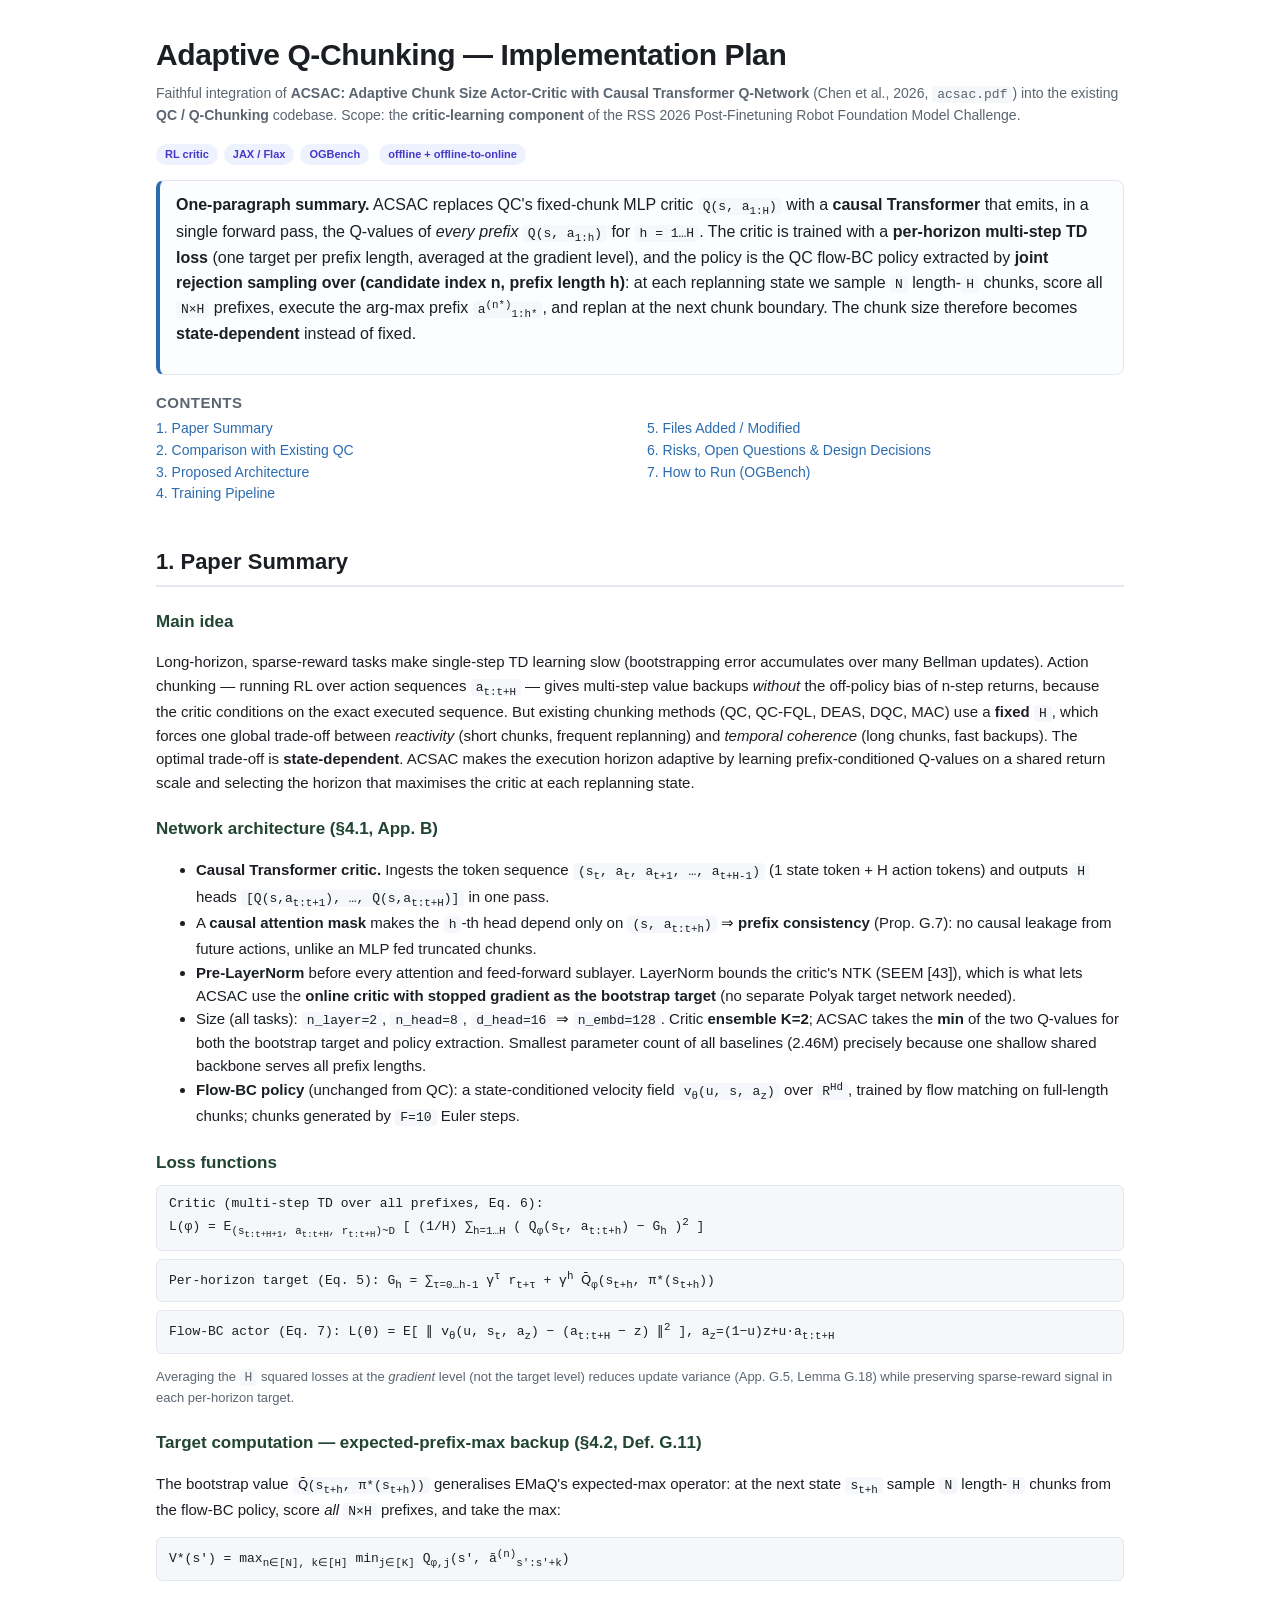
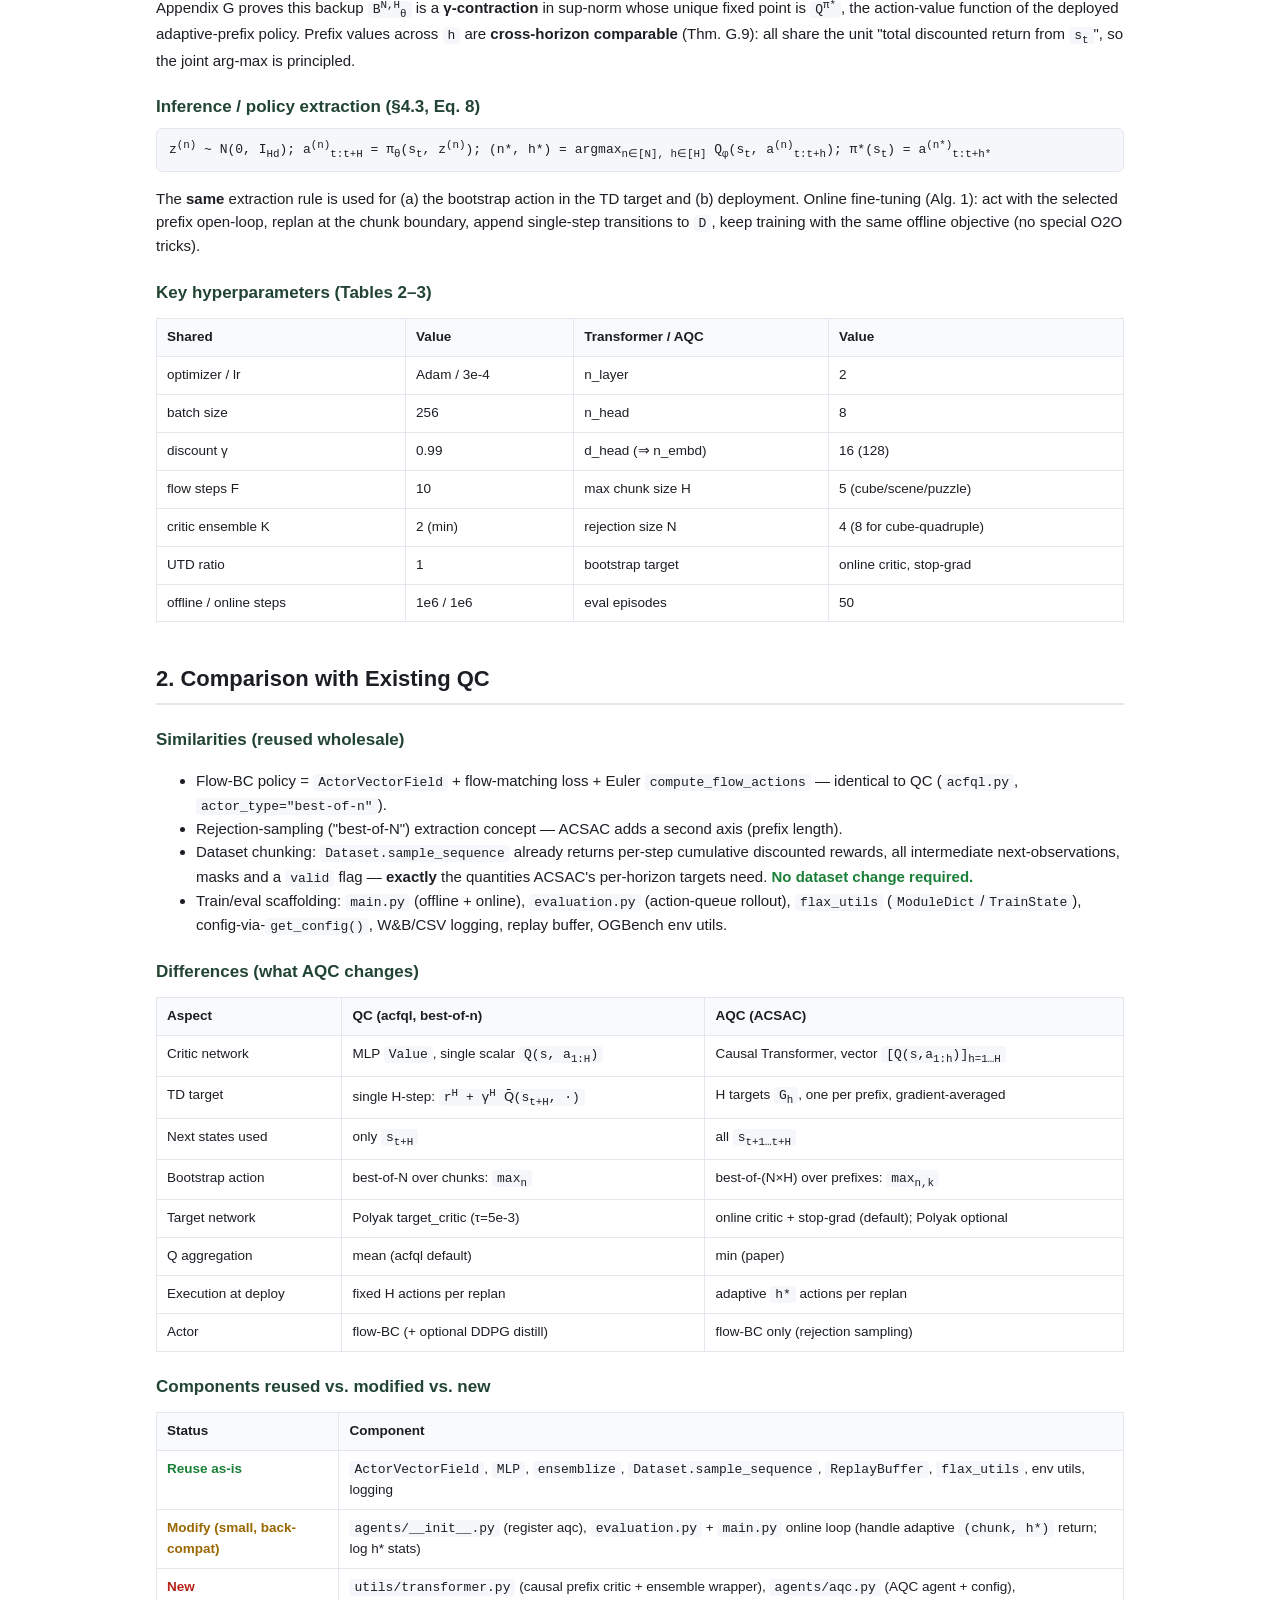
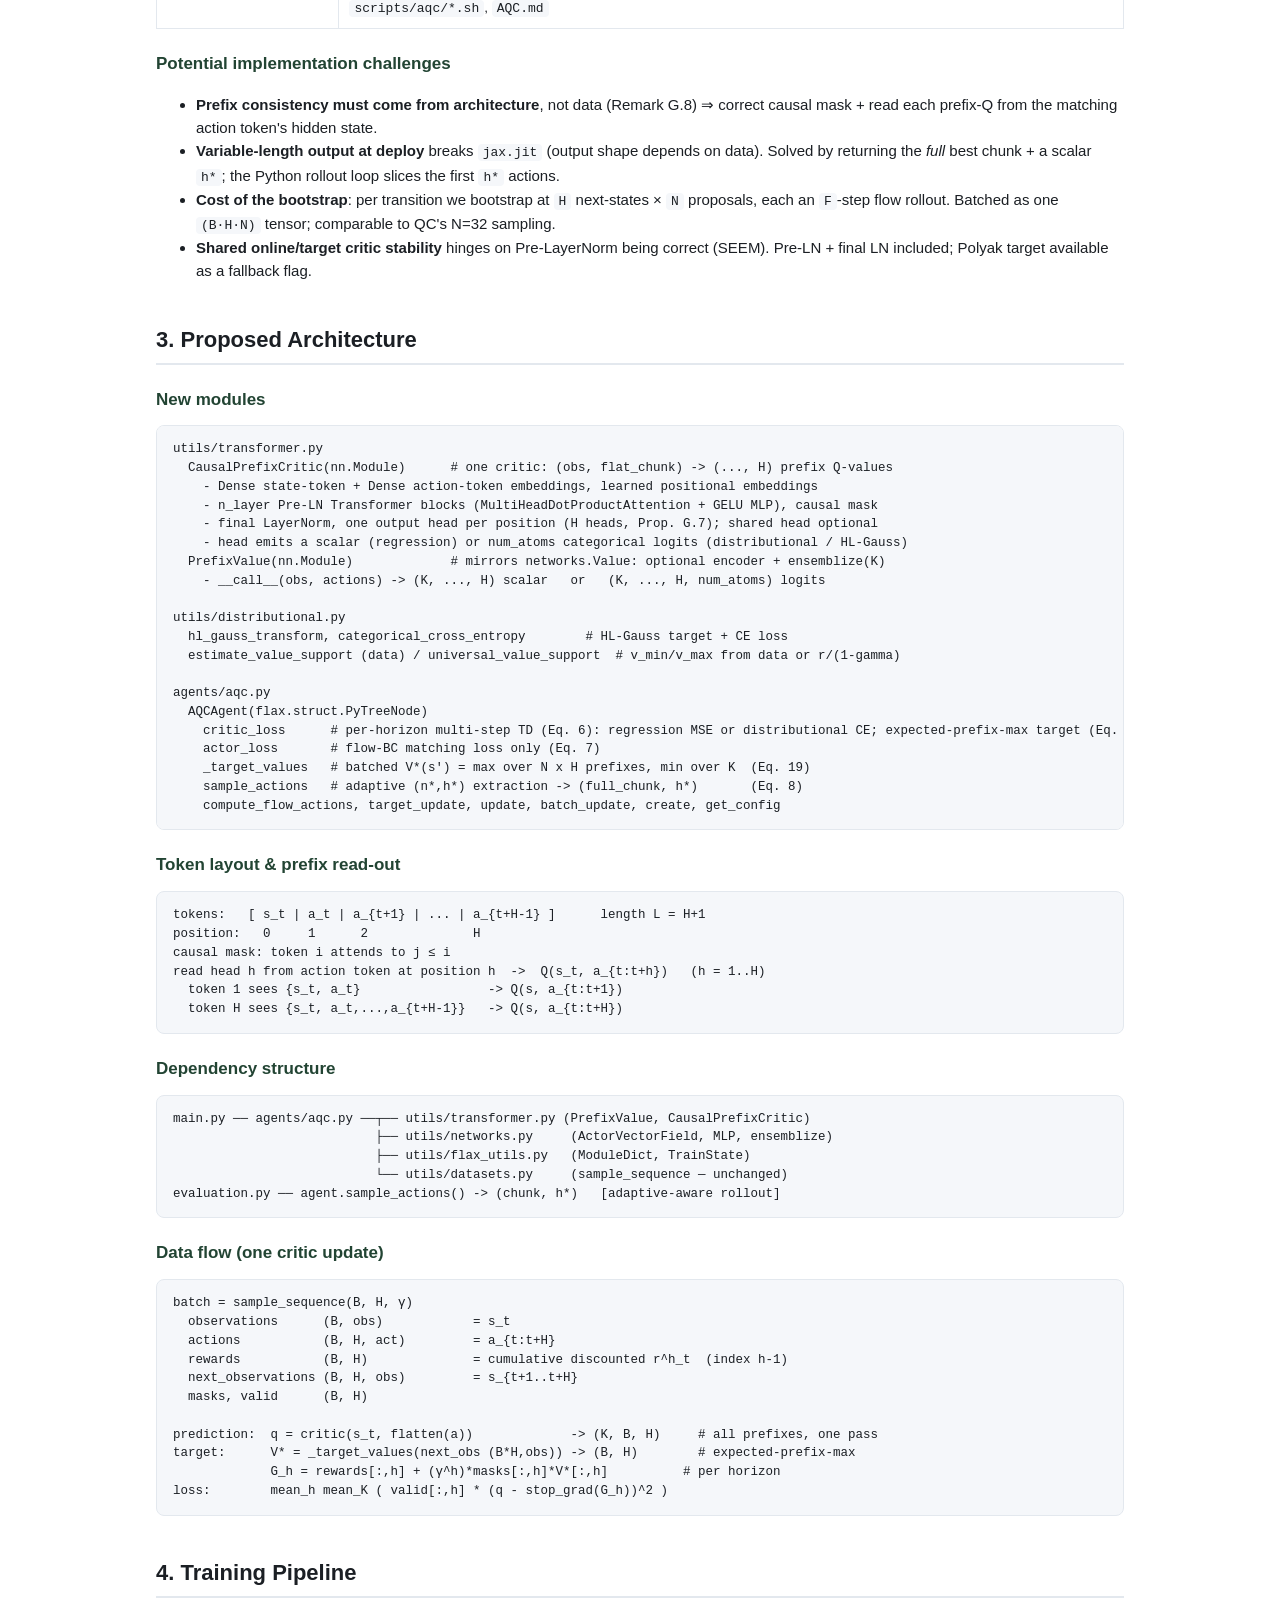
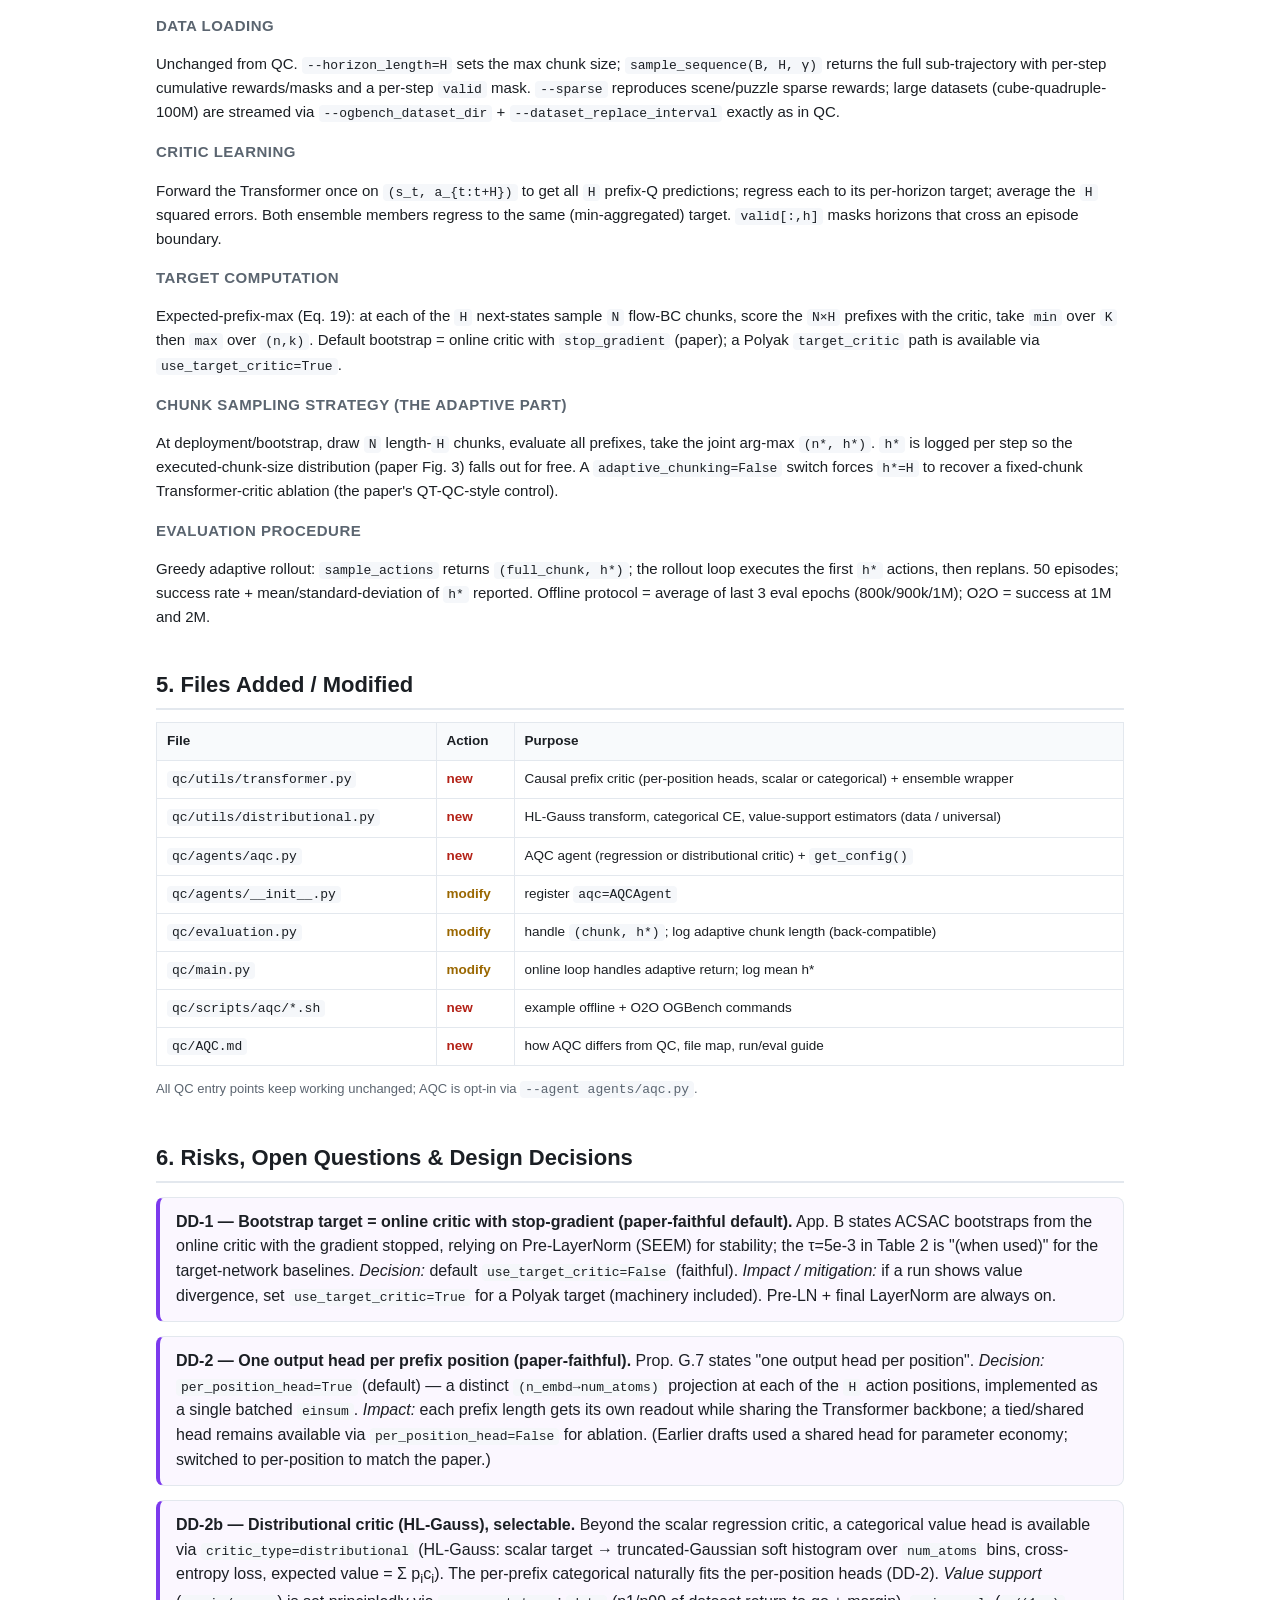
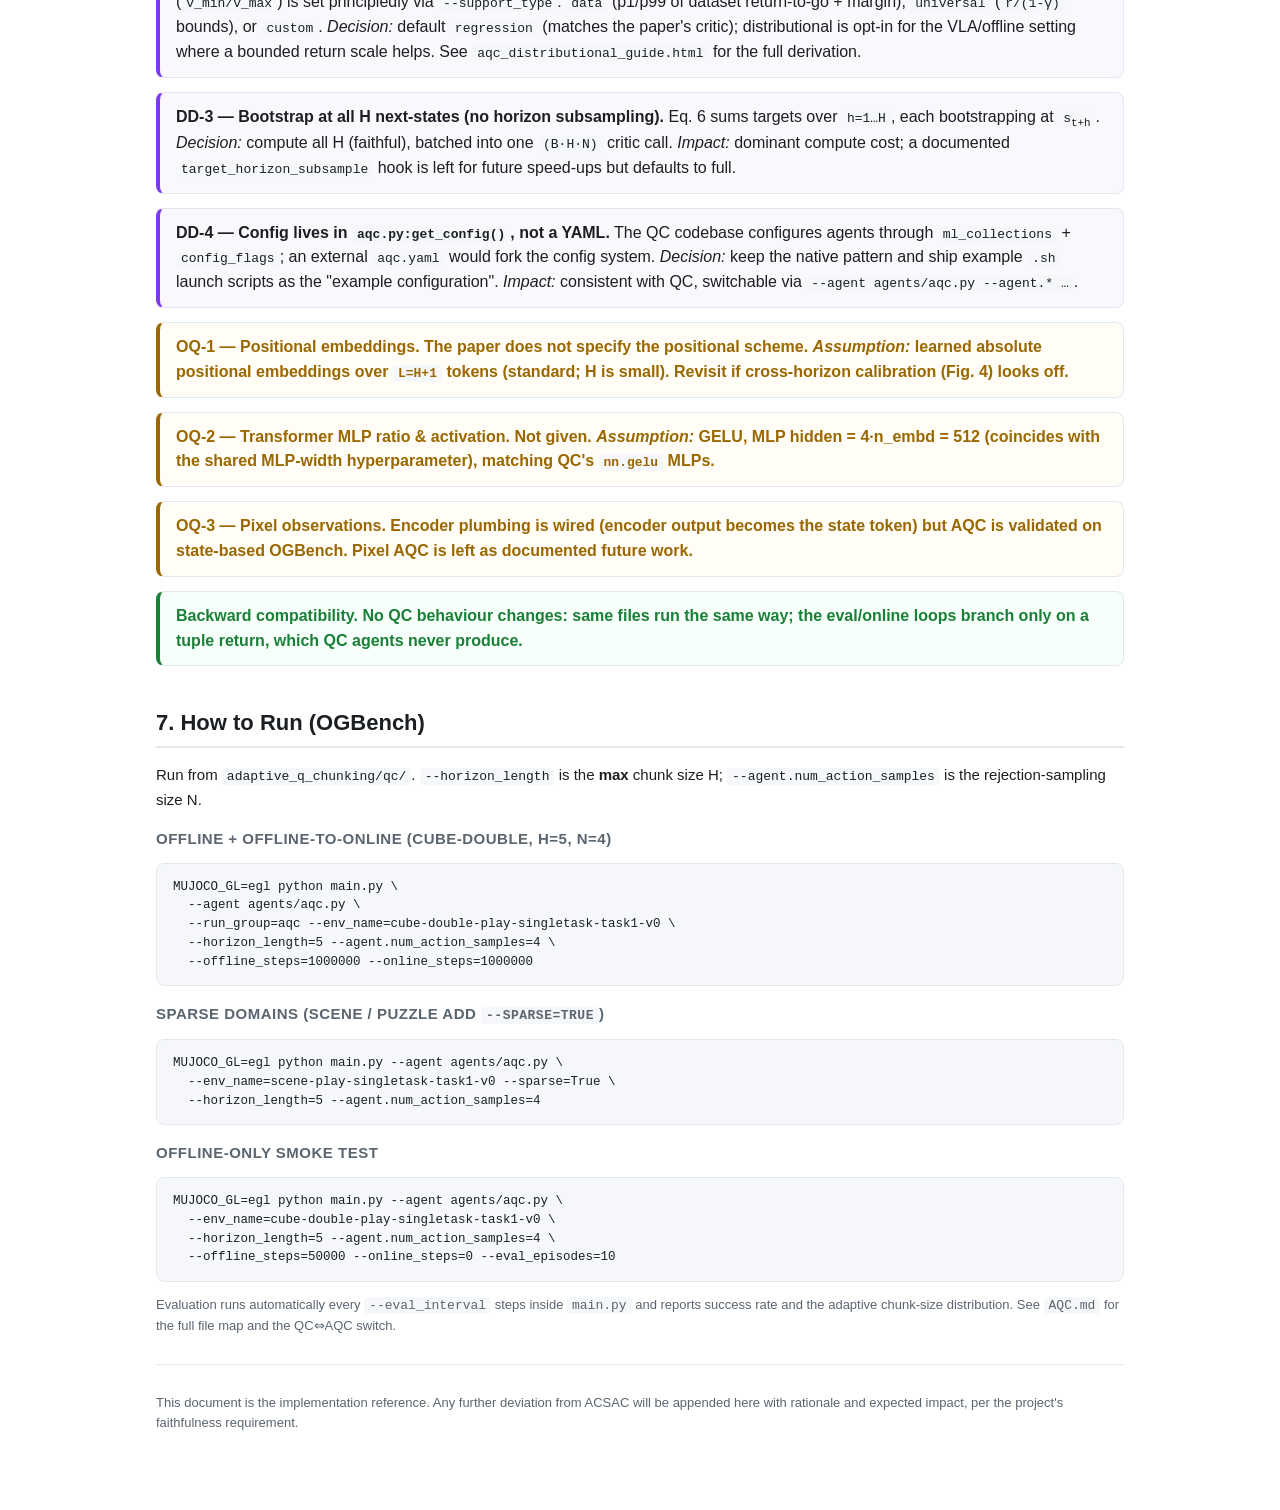
<file: adaptive_q_chunking/implementation_plan.html>
<!DOCTYPE html>
<html lang="en">
<head>
<meta charset="utf-8"/>
<meta name="viewport" content="width=device-width, initial-scale=1"/>
<title>Adaptive Q-Chunking (ACSAC) — Implementation Plan</title>
<style>
  :root { --fg:#1b1f24; --muted:#5b6570; --acc:#2b6cb0; --acc2:#7c3aed;
          --ok:#1a7f37; --warn:#9a6700; --bad:#b42318; --bg:#fff; --code:#f5f7fa;
          --border:#e3e8ee; }
  * { box-sizing:border-box; }
  body { font-family:-apple-system,BlinkMacSystemFont,"Segoe UI",Roboto,Helvetica,Arial,sans-serif;
         color:var(--fg); background:var(--bg); margin:0; line-height:1.55; }
  .wrap { max-width:1024px; margin:0 auto; padding:32px 28px 96px; }
  h1 { font-size:30px; margin:0 0 4px; letter-spacing:-.4px; }
  h2 { font-size:22px; margin:40px 0 10px; padding-bottom:6px; border-bottom:2px solid var(--border); }
  h3 { font-size:17px; margin:22px 0 6px; color:#243; }
  h4 { font-size:15px; margin:16px 0 4px; color:var(--muted); text-transform:uppercase; letter-spacing:.5px; }
  p, li { font-size:15px; }
  code { background:var(--code); padding:1px 5px; border-radius:4px; font-size:13px;
         font-family:"SF Mono",ui-monospace,Menlo,Consolas,monospace; }
  pre { background:var(--code); border:1px solid var(--border); border-radius:8px;
        padding:14px 16px; overflow:auto; font-size:12.5px; line-height:1.5;
        font-family:"SF Mono",ui-monospace,Menlo,Consolas,monospace; }
  .sub { color:var(--muted); font-size:14px; margin-top:0; }
  .pill { display:inline-block; font-size:11px; padding:2px 9px; border-radius:999px;
          background:#eef2ff; color:#4338ca; font-weight:600; margin-right:6px; }
  table { border-collapse:collapse; width:100%; margin:12px 0; font-size:13.5px; }
  th,td { border:1px solid var(--border); padding:8px 10px; text-align:left; vertical-align:top; }
  th { background:#f8fafc; font-weight:600; }
  .ok { color:var(--ok); font-weight:600; }
  .warn { color:var(--warn); font-weight:600; }
  .bad { color:var(--bad); font-weight:600; }
  .box { border:1px solid var(--border); border-left:4px solid var(--acc); border-radius:8px;
         padding:12px 16px; margin:14px 0; background:#fbfdff; }
  .box.warn { border-left-color:var(--warn); background:#fffdf5; }
  .box.dev  { border-left-color:var(--acc2); background:#fbf7ff; }
  .box.ok   { border-left-color:var(--ok); background:#f6fffa; }
  .toc { columns:2; font-size:14px; }
  .toc a { color:var(--acc); text-decoration:none; }
  .small { font-size:13px; color:var(--muted); }
  .eq { background:var(--code); border:1px solid var(--border); border-radius:6px;
        padding:8px 12px; margin:8px 0; font-family:ui-monospace,Menlo,monospace; font-size:13px; }
  kbd { background:#111827; color:#fff; border-radius:4px; padding:1px 6px; font-size:12px; }
  hr { border:0; border-top:1px solid var(--border); margin:28px 0; }
</style>
</head>
<body>
<div class="wrap">

<h1>Adaptive Q-Chunking — Implementation Plan</h1>
<p class="sub">Faithful integration of <b>ACSAC: Adaptive Chunk Size Actor-Critic with Causal Transformer
Q-Network</b> (Chen et al., 2026, <code>acsac.pdf</code>) into the existing <b>QC / Q-Chunking</b> codebase.
Scope: the <b>critic-learning component</b> of the RSS 2026 Post-Finetuning Robot Foundation Model Challenge.</p>
<p><span class="pill">RL critic</span><span class="pill">JAX / Flax</span><span class="pill">OGBench</span>
<span class="pill">offline + offline-to-online</span></p>

<div class="box">
<b>One-paragraph summary.</b> ACSAC replaces QC's fixed-chunk MLP critic
<code>Q(s, a<sub>1:H</sub>)</code> with a <b>causal Transformer</b> that emits, in a single forward pass,
the Q-values of <i>every prefix</i> <code>Q(s, a<sub>1:h</sub>)</code> for <code>h = 1…H</code>. The critic is
trained with a <b>per-horizon multi-step TD loss</b> (one target per prefix length, averaged at the
gradient level), and the policy is the QC flow-BC policy extracted by <b>joint rejection sampling over
(candidate index n, prefix length h)</b>: at each replanning state we sample <code>N</code> length-<code>H</code>
chunks, score all <code>N&times;H</code> prefixes, execute the arg-max prefix <code>a<sup>(n*)</sup><sub>1:h*</sub></code>,
and replan at the next chunk boundary. The chunk size therefore becomes <b>state-dependent</b> instead of fixed.</p>
</div>

<h4>Contents</h4>
<div class="toc">
<a href="#summary">1. Paper Summary</a><br/>
<a href="#compare">2. Comparison with Existing QC</a><br/>
<a href="#arch">3. Proposed Architecture</a><br/>
<a href="#pipeline">4. Training Pipeline</a><br/>
<a href="#files">5. Files Added / Modified</a><br/>
<a href="#risks">6. Risks, Open Questions &amp; Design Decisions</a><br/>
<a href="#run">7. How to Run (OGBench)</a><br/>
</div>

<!-- ============================================================ -->
<h2 id="summary">1. Paper Summary</h2>

<h3>Main idea</h3>
<p>Long-horizon, sparse-reward tasks make single-step TD learning slow (bootstrapping error
accumulates over many Bellman updates). Action chunking — running RL over action sequences
<code>a<sub>t:t+H</sub></code> — gives multi-step value backups <i>without</i> the off-policy bias of n-step
returns, because the critic conditions on the exact executed sequence. But existing chunking methods (QC,
QC-FQL, DEAS, DQC, MAC) use a <b>fixed</b> <code>H</code>, which forces one global trade-off between
<i>reactivity</i> (short chunks, frequent replanning) and <i>temporal coherence</i> (long chunks, fast
backups). The optimal trade-off is <b>state-dependent</b>. ACSAC makes the execution horizon adaptive by
learning prefix-conditioned Q-values on a shared return scale and selecting the horizon that maximises
the critic at each replanning state.</p>

<h3>Network architecture (§4.1, App. B)</h3>
<ul>
<li><b>Causal Transformer critic.</b> Ingests the token sequence
<code>(s<sub>t</sub>, a<sub>t</sub>, a<sub>t+1</sub>, …, a<sub>t+H-1</sub>)</code> (1 state token + H action tokens)
and outputs <code>H</code> heads <code>[Q(s,a<sub>t:t+1</sub>), …, Q(s,a<sub>t:t+H</sub>)]</code> in one pass.</li>
<li>A <b>causal attention mask</b> makes the <code>h</code>-th head depend only on <code>(s, a<sub>t:t+h</sub>)</code>
&rArr; <b>prefix consistency</b> (Prop. G.7): no causal leakage from future actions, unlike an MLP fed truncated chunks.</li>
<li><b>Pre-LayerNorm</b> before every attention and feed-forward sublayer. LayerNorm bounds the critic's NTK
(SEEM [43]), which is what lets ACSAC use the <b>online critic with stopped gradient as the bootstrap target</b>
(no separate Polyak target network needed).</li>
<li>Size (all tasks): <code>n_layer=2</code>, <code>n_head=8</code>, <code>d_head=16</code> &rArr; <code>n_embd=128</code>.
Critic <b>ensemble K=2</b>; ACSAC takes the <b>min</b> of the two Q-values for both the bootstrap target and policy extraction.
Smallest parameter count of all baselines (2.46M) precisely because one shallow shared backbone serves all prefix lengths.</li>
<li><b>Flow-BC policy</b> (unchanged from QC): a state-conditioned velocity field <code>v<sub>θ</sub>(u, s, a<sub>z</sub>)</code>
over <code>R<sup>Hd</sup></code>, trained by flow matching on full-length chunks; chunks generated by <code>F=10</code> Euler steps.</li>
</ul>

<h3>Loss functions</h3>
<div class="eq">Critic (multi-step TD over all prefixes, Eq. 6):<br/>
L(&phi;) = E<sub>(s<sub>t:t+H+1</sub>, a<sub>t:t+H</sub>, r<sub>t:t+H</sub>)~D</sub> [ (1/H) &sum;<sub>h=1…H</sub> ( Q<sub>&phi;</sub>(s<sub>t</sub>, a<sub>t:t+h</sub>) &minus; G<sub>h</sub> )<sup>2</sup> ]</div>
<div class="eq">Per-horizon target (Eq. 5):  G<sub>h</sub> = &sum;<sub>&tau;=0…h-1</sub> &gamma;<sup>&tau;</sup> r<sub>t+&tau;</sub>  +  &gamma;<sup>h</sup> Q̄<sub>&phi;</sub>(s<sub>t+h</sub>, &pi;*(s<sub>t+h</sub>))</div>
<div class="eq">Flow-BC actor (Eq. 7):  L(&theta;) = E[ &Vert; v<sub>&theta;</sub>(u, s<sub>t</sub>, a<sub>z</sub>) &minus; (a<sub>t:t+H</sub> &minus; z) &Vert;<sup>2</sup> ],  a<sub>z</sub>=(1&minus;u)z+u&middot;a<sub>t:t+H</sub></div>
<p class="small">Averaging the <code>H</code> squared losses at the <i>gradient</i> level (not the target level)
reduces update variance (App. G.5, Lemma G.18) while preserving sparse-reward signal in each per-horizon target.</p>

<h3>Target computation — expected-prefix-max backup (§4.2, Def. G.11)</h3>
<p>The bootstrap value <code>Q̄(s<sub>t+h</sub>, &pi;*(s<sub>t+h</sub>))</code> generalises EMaQ's expected-max operator:
at the next state <code>s<sub>t+h</sub></code> sample <code>N</code> length-<code>H</code> chunks from the flow-BC policy, score
<i>all</i> <code>N&times;H</code> prefixes, and take the max:</p>
<div class="eq">V*(s') = max<sub>n&isin;[N], k&isin;[H]</sub>  min<sub>j&isin;[K]</sub>  Q<sub>&phi;,j</sub>(s', ã<sup>(n)</sup><sub>s':s'+k</sub>)</div>
<p>Appendix G proves this backup <code>B<sup>N,H</sup><sub>&theta;</sub></code> is a <b>&gamma;-contraction</b> in
sup-norm whose unique fixed point is <code>Q<sup>&pi;*</sup></code>, the action-value function of the deployed
adaptive-prefix policy. Prefix values across <code>h</code> are <b>cross-horizon comparable</b> (Thm. G.9):
all share the unit "total discounted return from <code>s<sub>t</sub></code>", so the joint arg-max is principled.</p>

<h3>Inference / policy extraction (§4.3, Eq. 8)</h3>
<div class="eq">z<sup>(n)</sup> ~ N(0, I<sub>Hd</sub>);   a<sup>(n)</sup><sub>t:t+H</sub> = &pi;<sub>&theta;</sub>(s<sub>t</sub>, z<sup>(n)</sup>);
  (n*, h*) = argmax<sub>n&isin;[N], h&isin;[H]</sub> Q<sub>&phi;</sub>(s<sub>t</sub>, a<sup>(n)</sup><sub>t:t+h</sub>);   &pi;*(s<sub>t</sub>) = a<sup>(n*)</sup><sub>t:t+h*</sub></div>
<p>The <b>same</b> extraction rule is used for (a) the bootstrap action in the TD target and (b) deployment.
Online fine-tuning (Alg. 1): act with the selected prefix open-loop, replan at the chunk boundary, append
single-step transitions to <code>D</code>, keep training with the same offline objective (no special O2O tricks).</p>

<h3>Key hyperparameters (Tables 2–3)</h3>
<table>
<tr><th>Shared</th><th>Value</th><th>Transformer / AQC</th><th>Value</th></tr>
<tr><td>optimizer / lr</td><td>Adam / 3e-4</td><td>n_layer</td><td>2</td></tr>
<tr><td>batch size</td><td>256</td><td>n_head</td><td>8</td></tr>
<tr><td>discount &gamma;</td><td>0.99</td><td>d_head (&rArr; n_embd)</td><td>16 (128)</td></tr>
<tr><td>flow steps F</td><td>10</td><td>max chunk size H</td><td>5 (cube/scene/puzzle)</td></tr>
<tr><td>critic ensemble K</td><td>2 (min)</td><td>rejection size N</td><td>4 (8 for cube-quadruple)</td></tr>
<tr><td>UTD ratio</td><td>1</td><td>bootstrap target</td><td>online critic, stop-grad</td></tr>
<tr><td>offline / online steps</td><td>1e6 / 1e6</td><td>eval episodes</td><td>50</td></tr>
</table>

<!-- ============================================================ -->
<h2 id="compare">2. Comparison with Existing QC</h2>

<h3>Similarities (reused wholesale)</h3>
<ul>
<li>Flow-BC policy = <code>ActorVectorField</code> + flow-matching loss + Euler <code>compute_flow_actions</code>
— identical to QC (<code>acfql.py</code>, <code>actor_type="best-of-n"</code>).</li>
<li>Rejection-sampling ("best-of-N") extraction concept — ACSAC adds a second axis (prefix length).</li>
<li>Dataset chunking: <code>Dataset.sample_sequence</code> already returns per-step cumulative discounted
rewards, all intermediate next-observations, masks and a <code>valid</code> flag — <b>exactly</b> the
quantities ACSAC's per-horizon targets need. <span class="ok">No dataset change required.</span></li>
<li>Train/eval scaffolding: <code>main.py</code> (offline + online), <code>evaluation.py</code> (action-queue
rollout), <code>flax_utils</code> (<code>ModuleDict</code>/<code>TrainState</code>), config-via-<code>get_config()</code>,
W&amp;B/CSV logging, replay buffer, OGBench env utils.</li>
</ul>

<h3>Differences (what AQC changes)</h3>
<table>
<tr><th>Aspect</th><th>QC (acfql, best-of-n)</th><th>AQC (ACSAC)</th></tr>
<tr><td>Critic network</td><td>MLP <code>Value</code>, single scalar <code>Q(s, a<sub>1:H</sub>)</code></td>
    <td>Causal Transformer, vector <code>[Q(s,a<sub>1:h</sub>)]<sub>h=1…H</sub></code></td></tr>
<tr><td>TD target</td><td>single H-step: <code>r<sup>H</sup> + &gamma;<sup>H</sup> Q̄(s<sub>t+H</sub>, &middot;)</code></td>
    <td>H targets <code>G<sub>h</sub></code>, one per prefix, gradient-averaged</td></tr>
<tr><td>Next states used</td><td>only <code>s<sub>t+H</sub></code></td><td>all <code>s<sub>t+1…t+H</sub></code></td></tr>
<tr><td>Bootstrap action</td><td>best-of-N over chunks: <code>max<sub>n</sub></code></td>
    <td>best-of-(N&times;H) over prefixes: <code>max<sub>n,k</sub></code></td></tr>
<tr><td>Target network</td><td>Polyak target_critic (&tau;=5e-3)</td>
    <td>online critic + stop-grad (default); Polyak optional</td></tr>
<tr><td>Q aggregation</td><td>mean (acfql default)</td><td>min (paper)</td></tr>
<tr><td>Execution at deploy</td><td>fixed H actions per replan</td><td>adaptive <code>h*</code> actions per replan</td></tr>
<tr><td>Actor</td><td>flow-BC (+ optional DDPG distill)</td><td>flow-BC only (rejection sampling)</td></tr>
</table>

<h3>Components reused vs. modified vs. new</h3>
<table>
<tr><th>Status</th><th>Component</th></tr>
<tr><td class="ok">Reuse as-is</td><td><code>ActorVectorField</code>, <code>MLP</code>, <code>ensemblize</code>,
   <code>Dataset.sample_sequence</code>, <code>ReplayBuffer</code>, <code>flax_utils</code>, env utils, logging</td></tr>
<tr><td class="warn">Modify (small, back-compat)</td><td><code>agents/__init__.py</code> (register aqc),
   <code>evaluation.py</code> + <code>main.py</code> online loop (handle adaptive <code>(chunk, h*)</code> return; log h* stats)</td></tr>
<tr><td class="bad">New</td><td><code>utils/transformer.py</code> (causal prefix critic + ensemble wrapper),
   <code>agents/aqc.py</code> (AQC agent + config), <code>scripts/aqc/*.sh</code>, <code>AQC.md</code></td></tr>
</table>

<h3>Potential implementation challenges</h3>
<ul>
<li><b>Prefix consistency must come from architecture</b>, not data (Remark G.8) &rArr; correct causal mask + read
each prefix-Q from the matching action token's hidden state.</li>
<li><b>Variable-length output at deploy</b> breaks <code>jax.jit</code> (output shape depends on data). Solved by
returning the <i>full</i> best chunk + a scalar <code>h*</code>; the Python rollout loop slices the first <code>h*</code> actions.</li>
<li><b>Cost of the bootstrap</b>: per transition we bootstrap at <code>H</code> next-states &times; <code>N</code> proposals,
each an <code>F</code>-step flow rollout. Batched as one <code>(B&middot;H&middot;N)</code> tensor; comparable to QC's N=32 sampling.</li>
<li><b>Shared online/target critic stability</b> hinges on Pre-LayerNorm being correct (SEEM). Pre-LN + final LN included;
Polyak target available as a fallback flag.</li>
</ul>

<!-- ============================================================ -->
<h2 id="arch">3. Proposed Architecture</h2>

<h3>New modules</h3>
<pre>utils/transformer.py
  CausalPrefixCritic(nn.Module)      # one critic: (obs, flat_chunk) -> (..., H) prefix Q-values
    - Dense state-token + Dense action-token embeddings, learned positional embeddings
    - n_layer Pre-LN Transformer blocks (MultiHeadDotProductAttention + GELU MLP), causal mask
    - final LayerNorm, one output head per position (H heads, Prop. G.7); shared head optional
    - head emits a scalar (regression) or num_atoms categorical logits (distributional / HL-Gauss)
  PrefixValue(nn.Module)             # mirrors networks.Value: optional encoder + ensemblize(K)
    - __call__(obs, actions) -> (K, ..., H) scalar   or   (K, ..., H, num_atoms) logits

utils/distributional.py
  hl_gauss_transform, categorical_cross_entropy        # HL-Gauss target + CE loss
  estimate_value_support (data) / universal_value_support  # v_min/v_max from data or r/(1-gamma)

agents/aqc.py
  AQCAgent(flax.struct.PyTreeNode)
    critic_loss      # per-horizon multi-step TD (Eq. 6): regression MSE or distributional CE; expected-prefix-max target (Eq. 5/19)
    actor_loss       # flow-BC matching loss only (Eq. 7)
    _target_values   # batched V*(s') = max over N x H prefixes, min over K  (Eq. 19)
    sample_actions   # adaptive (n*,h*) extraction -> (full_chunk, h*)       (Eq. 8)
    compute_flow_actions, target_update, update, batch_update, create, get_config</pre>

<h3>Token layout &amp; prefix read-out</h3>
<pre>tokens:   [ s_t | a_t | a_{t+1} | ... | a_{t+H-1} ]      length L = H+1
position:   0     1      2              H
causal mask: token i attends to j &le; i
read head h from action token at position h  ->  Q(s_t, a_{t:t+h})   (h = 1..H)
  token 1 sees {s_t, a_t}                 -> Q(s, a_{t:t+1})
  token H sees {s_t, a_t,...,a_{t+H-1}}   -> Q(s, a_{t:t+H})</pre>

<h3>Dependency structure</h3>
<pre>main.py ── agents/aqc.py ──┬── utils/transformer.py (PrefixValue, CausalPrefixCritic)
                           ├── utils/networks.py     (ActorVectorField, MLP, ensemblize)
                           ├── utils/flax_utils.py   (ModuleDict, TrainState)
                           └── utils/datasets.py     (sample_sequence — unchanged)
evaluation.py ── agent.sample_actions() -> (chunk, h*)   [adaptive-aware rollout]</pre>

<h3>Data flow (one critic update)</h3>
<pre>batch = sample_sequence(B, H, &gamma;)
  observations      (B, obs)            = s_t
  actions           (B, H, act)         = a_{t:t+H}
  rewards           (B, H)              = cumulative discounted r^h_t  (index h-1)
  next_observations (B, H, obs)         = s_{t+1..t+H}
  masks, valid      (B, H)

prediction:  q = critic(s_t, flatten(a))             -> (K, B, H)     # all prefixes, one pass
target:      V* = _target_values(next_obs (B*H,obs)) -> (B, H)        # expected-prefix-max
             G_h = rewards[:,h] + (&gamma;^h)*masks[:,h]*V*[:,h]          # per horizon
loss:        mean_h mean_K ( valid[:,h] * (q - stop_grad(G_h))^2 )</pre>

<!-- ============================================================ -->
<h2 id="pipeline">4. Training Pipeline</h2>

<h4>Data loading</h4>
<p>Unchanged from QC. <code>--horizon_length=H</code> sets the max chunk size; <code>sample_sequence(B, H, &gamma;)</code>
returns the full sub-trajectory with per-step cumulative rewards/masks and a per-step <code>valid</code> mask.
<code>--sparse</code> reproduces scene/puzzle sparse rewards; large datasets (cube-quadruple-100M) are streamed via
<code>--ogbench_dataset_dir</code> + <code>--dataset_replace_interval</code> exactly as in QC.</p>

<h4>Critic learning</h4>
<p>Forward the Transformer once on <code>(s_t, a_{t:t+H})</code> to get all <code>H</code> prefix-Q predictions; regress
each to its per-horizon target; average the <code>H</code> squared errors. Both ensemble members regress to the same
(min-aggregated) target. <code>valid[:,h]</code> masks horizons that cross an episode boundary.</p>

<h4>Target computation</h4>
<p>Expected-prefix-max (Eq. 19): at each of the <code>H</code> next-states sample <code>N</code> flow-BC chunks, score
the <code>N&times;H</code> prefixes with the critic, take <code>min</code> over <code>K</code> then <code>max</code> over
<code>(n,k)</code>. Default bootstrap = online critic with <code>stop_gradient</code> (paper); a Polyak
<code>target_critic</code> path is available via <code>use_target_critic=True</code>.</p>

<h4>Chunk sampling strategy (the adaptive part)</h4>
<p>At deployment/bootstrap, draw <code>N</code> length-<code>H</code> chunks, evaluate all prefixes, take the joint
arg-max <code>(n*, h*)</code>. <code>h*</code> is logged per step so the executed-chunk-size distribution (paper Fig. 3)
falls out for free. A <code>adaptive_chunking=False</code> switch forces <code>h*=H</code> to recover a fixed-chunk
Transformer-critic ablation (the paper's QT-QC-style control).</p>

<h4>Evaluation procedure</h4>
<p>Greedy adaptive rollout: <code>sample_actions</code> returns <code>(full_chunk, h*)</code>; the rollout loop executes
the first <code>h*</code> actions, then replans. 50 episodes; success rate + mean/standard-deviation of <code>h*</code>
reported. Offline protocol = average of last 3 eval epochs (800k/900k/1M); O2O = success at 1M and 2M.</p>

<!-- ============================================================ -->
<h2 id="files">5. Files Added / Modified</h2>
<table>
<tr><th>File</th><th>Action</th><th>Purpose</th></tr>
<tr><td><code>qc/utils/transformer.py</code></td><td class="bad">new</td><td>Causal prefix critic (per-position heads, scalar or categorical) + ensemble wrapper</td></tr>
<tr><td><code>qc/utils/distributional.py</code></td><td class="bad">new</td><td>HL-Gauss transform, categorical CE, value-support estimators (data / universal)</td></tr>
<tr><td><code>qc/agents/aqc.py</code></td><td class="bad">new</td><td>AQC agent (regression or distributional critic) + <code>get_config()</code></td></tr>
<tr><td><code>qc/agents/__init__.py</code></td><td class="warn">modify</td><td>register <code>aqc=AQCAgent</code></td></tr>
<tr><td><code>qc/evaluation.py</code></td><td class="warn">modify</td><td>handle <code>(chunk, h*)</code>; log adaptive chunk length (back-compatible)</td></tr>
<tr><td><code>qc/main.py</code></td><td class="warn">modify</td><td>online loop handles adaptive return; log mean h*</td></tr>
<tr><td><code>qc/scripts/aqc/*.sh</code></td><td class="bad">new</td><td>example offline + O2O OGBench commands</td></tr>
<tr><td><code>qc/AQC.md</code></td><td class="bad">new</td><td>how AQC differs from QC, file map, run/eval guide</td></tr>
</table>
<p class="small">All QC entry points keep working unchanged; AQC is opt-in via <code>--agent agents/aqc.py</code>.</p>

<!-- ============================================================ -->
<h2 id="risks">6. Risks, Open Questions &amp; Design Decisions</h2>

<div class="box dev">
<b>DD-1 — Bootstrap target = online critic with stop-gradient (paper-faithful default).</b>
App. B states ACSAC bootstraps from the online critic with the gradient stopped, relying on Pre-LayerNorm
(SEEM) for stability; the &tau;=5e-3 in Table 2 is "(when used)" for the target-network baselines.
<i>Decision:</i> default <code>use_target_critic=False</code> (faithful). <i>Impact / mitigation:</i> if a run
shows value divergence, set <code>use_target_critic=True</code> for a Polyak target (machinery included). Pre-LN +
final LayerNorm are always on.
</div>

<div class="box dev">
<b>DD-2 — One output head per prefix position (paper-faithful).</b> Prop. G.7 states "one output head per
position". <i>Decision:</i> <code>per_position_head=True</code> (default) — a distinct
<code>(n_embd&rarr;num_atoms)</code> projection at each of the <code>H</code> action positions, implemented as a single
batched <code>einsum</code>. <i>Impact:</i> each prefix length gets its own readout while sharing the Transformer
backbone; a tied/shared head remains available via <code>per_position_head=False</code> for ablation. (Earlier drafts
used a shared head for parameter economy; switched to per-position to match the paper.)
</div>

<div class="box dev">
<b>DD-2b — Distributional critic (HL-Gauss), selectable.</b> Beyond the scalar regression critic, a categorical
value head is available via <code>critic_type=distributional</code> (HL-Gauss: scalar target &rarr; truncated-Gaussian
soft histogram over <code>num_atoms</code> bins, cross-entropy loss, expected value = &Sigma; p<sub>i</sub>c<sub>i</sub>).
The per-prefix categorical naturally fits the per-position heads (DD-2). <i>Value support</i> (<code>v_min/v_max</code>)
is set principledly via <code>--support_type</code>: <code>data</code> (p1/p99 of dataset return-to-go + margin),
<code>universal</code> (<code>r/(1-&gamma;)</code> bounds), or <code>custom</code>. <i>Decision:</i> default
<code>regression</code> (matches the paper's critic); distributional is opt-in for the VLA/offline setting where a
bounded return scale helps. See <code>aqc_distributional_guide.html</code> for the full derivation.
</div>

<div class="box dev">
<b>DD-3 — Bootstrap at all H next-states (no horizon subsampling).</b> Eq. 6 sums targets over <code>h=1…H</code>, each
bootstrapping at <code>s<sub>t+h</sub></code>. <i>Decision:</i> compute all H (faithful), batched into one
<code>(B&middot;H&middot;N)</code> critic call. <i>Impact:</i> dominant compute cost; a documented
<code>target_horizon_subsample</code> hook is left for future speed-ups but defaults to full.
</div>

<div class="box dev">
<b>DD-4 — Config lives in <code>aqc.py:get_config()</code>, not a YAML.</b> The QC codebase configures agents through
<code>ml_collections</code> + <code>config_flags</code>; an external <code>aqc.yaml</code> would fork the config system.
<i>Decision:</i> keep the native pattern and ship example <code>.sh</code> launch scripts as the "example configuration".
<i>Impact:</i> consistent with QC, switchable via <code>--agent agents/aqc.py --agent.* …</code>.
</div>

<div class="box warn">
<b>OQ-1 — Positional embeddings.</b> The paper does not specify the positional scheme. <i>Assumption:</i> learned
absolute positional embeddings over <code>L=H+1</code> tokens (standard; H is small). Revisit if cross-horizon
calibration (Fig. 4) looks off.
</div>
<div class="box warn">
<b>OQ-2 — Transformer MLP ratio &amp; activation.</b> Not given. <i>Assumption:</i> GELU, MLP hidden = 4&middot;n_embd = 512
(coincides with the shared MLP-width hyperparameter), matching QC's <code>nn.gelu</code> MLPs.
</div>
<div class="box warn">
<b>OQ-3 — Pixel observations.</b> Encoder plumbing is wired (encoder output becomes the state token) but AQC is validated
on state-based OGBench. Pixel AQC is left as documented future work.
</div>
<div class="box ok">
<b>Backward compatibility.</b> No QC behaviour changes: same files run the same way; the eval/online loops branch only on a
tuple return, which QC agents never produce.
</div>

<!-- ============================================================ -->
<h2 id="run">7. How to Run (OGBench)</h2>
<p>Run from <code>adaptive_q_chunking/qc/</code>. <code>--horizon_length</code> is the <b>max</b> chunk size H;
<code>--agent.num_action_samples</code> is the rejection-sampling size N.</p>
<h4>Offline + offline-to-online (cube-double, H=5, N=4)</h4>
<pre>MUJOCO_GL=egl python main.py \
  --agent agents/aqc.py \
  --run_group=aqc --env_name=cube-double-play-singletask-task1-v0 \
  --horizon_length=5 --agent.num_action_samples=4 \
  --offline_steps=1000000 --online_steps=1000000</pre>
<h4>Sparse domains (scene / puzzle add <code>--sparse=True</code>)</h4>
<pre>MUJOCO_GL=egl python main.py --agent agents/aqc.py \
  --env_name=scene-play-singletask-task1-v0 --sparse=True \
  --horizon_length=5 --agent.num_action_samples=4</pre>
<h4>Offline-only smoke test</h4>
<pre>MUJOCO_GL=egl python main.py --agent agents/aqc.py \
  --env_name=cube-double-play-singletask-task1-v0 \
  --horizon_length=5 --agent.num_action_samples=4 \
  --offline_steps=50000 --online_steps=0 --eval_episodes=10</pre>
<p class="small">Evaluation runs automatically every <code>--eval_interval</code> steps inside <code>main.py</code> and reports
success rate and the adaptive chunk-size distribution. See <code>AQC.md</code> for the full file map and the
QC&hArr;AQC switch.</p>

<hr/>
<p class="small">This document is the implementation reference. Any further deviation from ACSAC will be appended here with
rationale and expected impact, per the project's faithfulness requirement.</p>

</div>
</body>
</html>
</file>
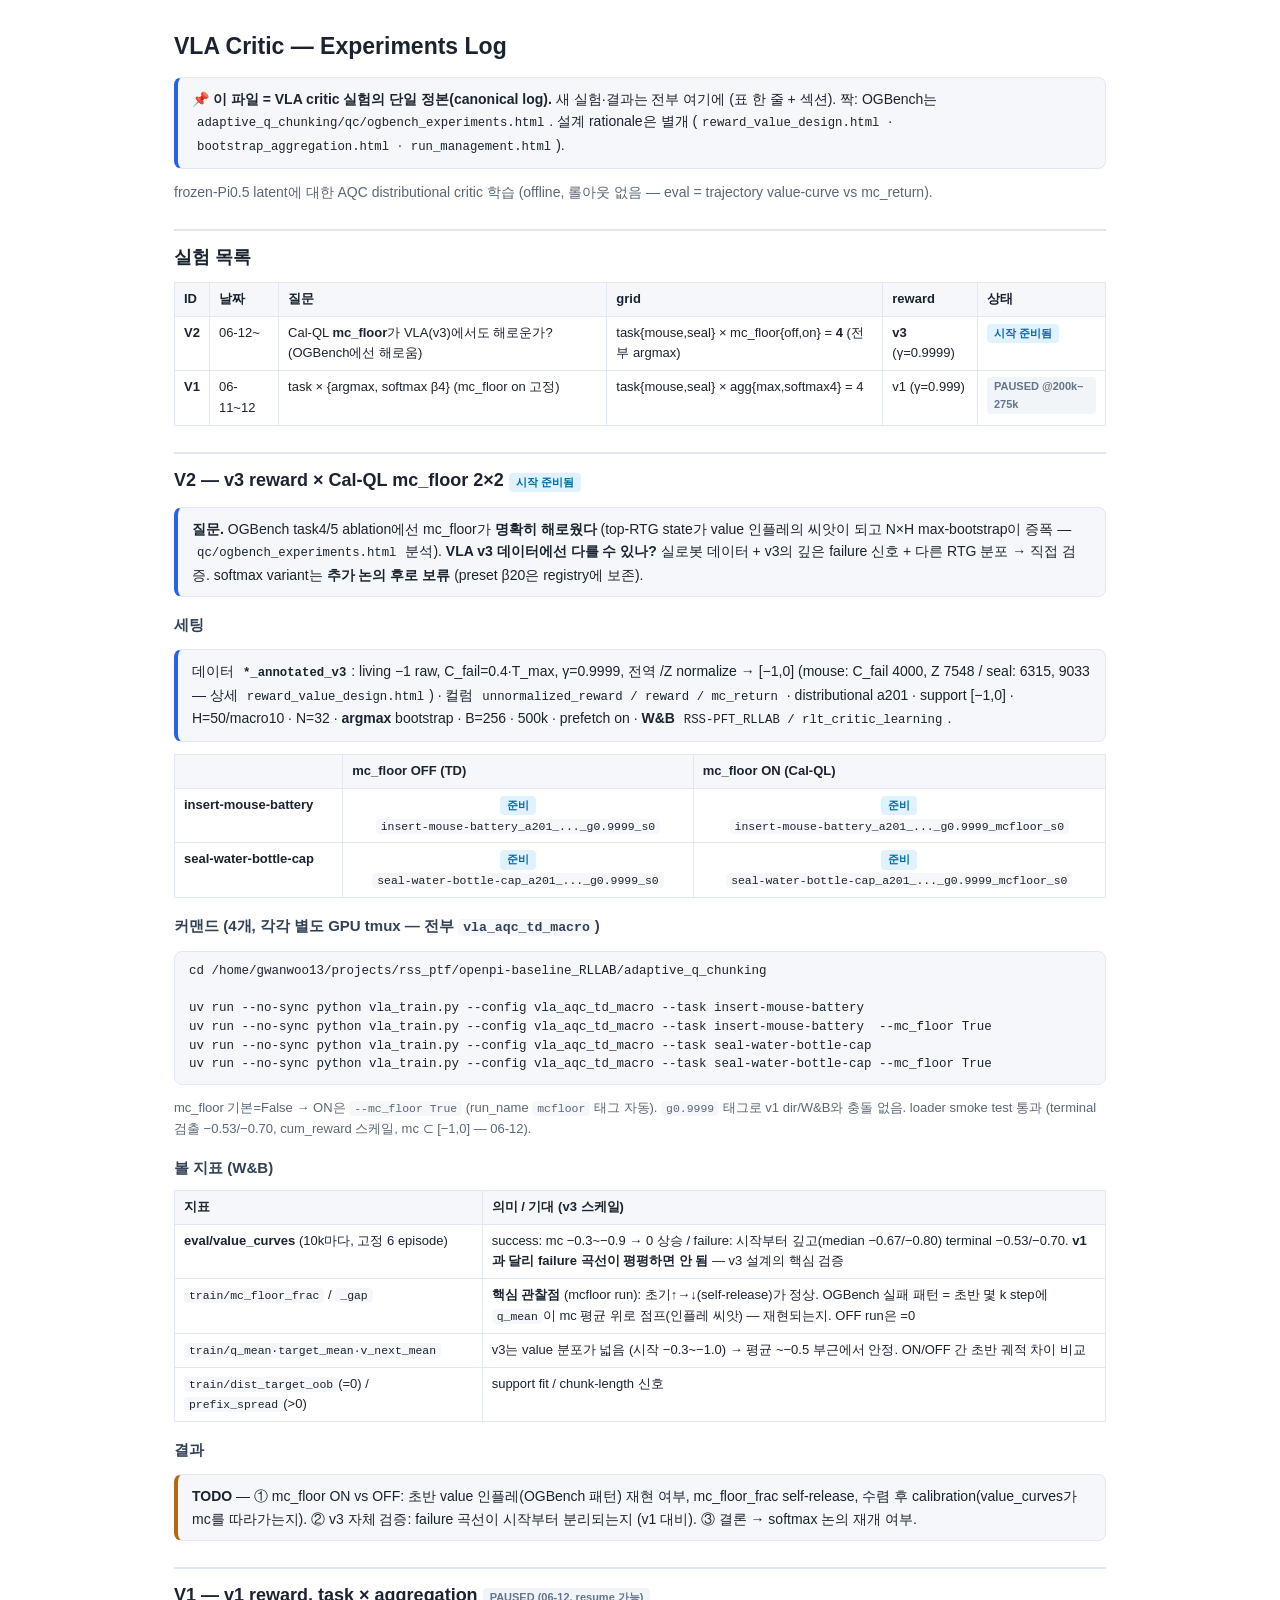
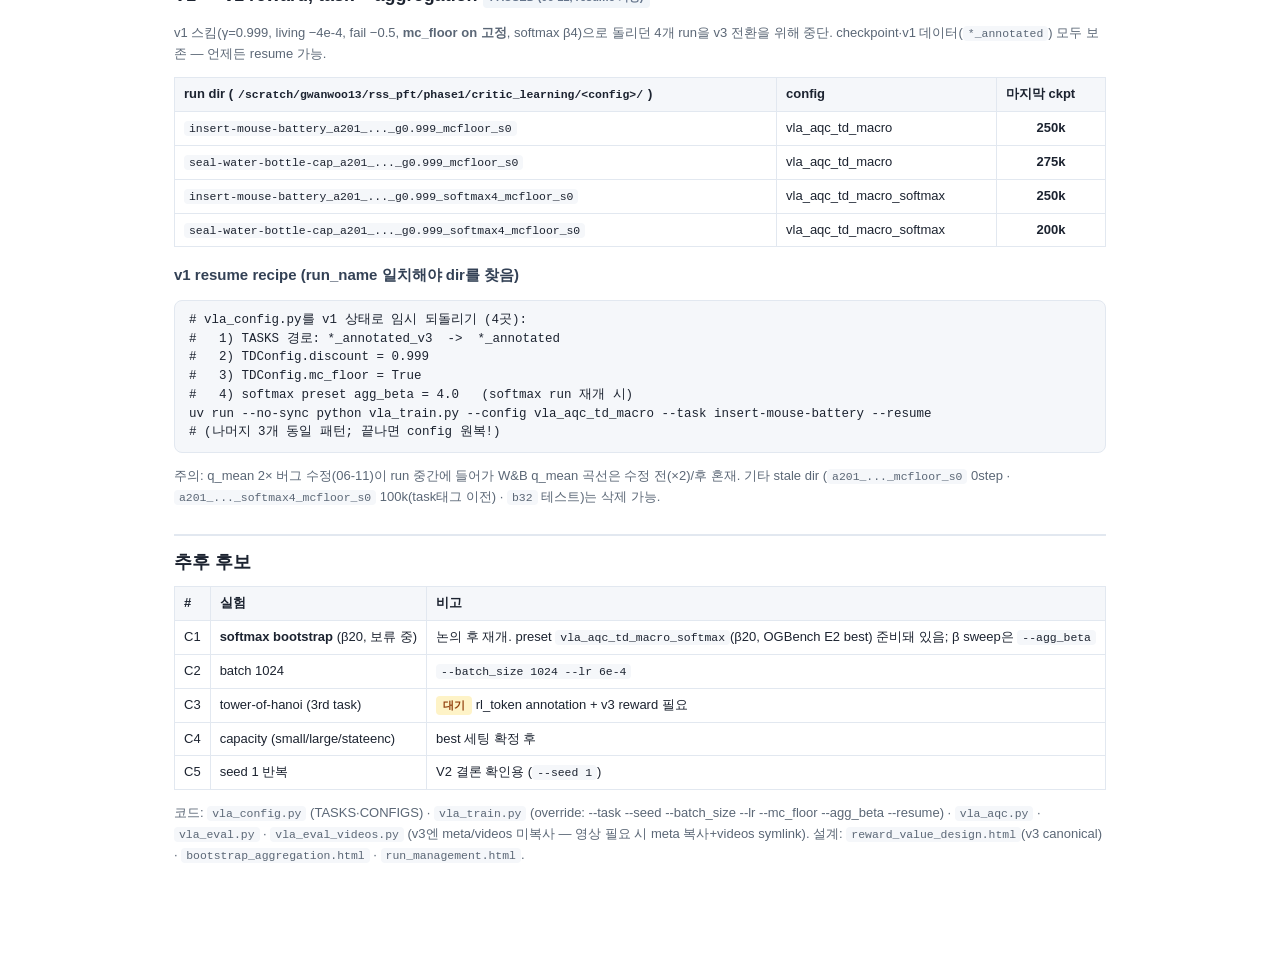
<file: adaptive_q_chunking/docs/vla_experiments.html>
<!DOCTYPE html>
<html lang="ko">
<head>
<meta charset="utf-8"/>
<meta name="viewport" content="width=device-width, initial-scale=1"/>
<title>VLA Critic — Experiments Log</title>
<style>
  :root{--fg:#1c2330;--muted:#5b6776;--bg:#fff;--soft:#f5f7fa;--line:#e2e8f0;--accent:#2563eb;--good:#127a3d;--warn:#b4690e;}
  *{box-sizing:border-box}
  body{font-family:-apple-system,BlinkMacSystemFont,"Segoe UI",Roboto,Helvetica,Arial,sans-serif;color:var(--fg);background:var(--bg);max-width:980px;margin:0 auto;padding:28px 24px 60px;line-height:1.6;}
  h1{font-size:23px;margin:0 0 2px} h2{font-size:18px;margin:26px 0 6px;padding-top:12px;border-top:2px solid var(--line)}
  h3{font-size:15px;margin:16px 0 4px;color:#334155}
  .sub{color:var(--muted);margin:0 0 16px;font-size:14px}
  .badge{display:inline-block;font-size:11px;font-weight:600;padding:1px 7px;border-radius:4px}
  .badge.run{background:#dcfce7;color:var(--good)} .badge.plan{background:#e0f2fe;color:#0369a1}
  .badge.todo{background:#fef3c7;color:#92400e} .badge.paused{background:#f1f5f9;color:#64748b}
  code{background:var(--soft);padding:1px 5px;border-radius:4px;font-size:88%;font-family:ui-monospace,Menlo,Consolas,monospace}
  pre{background:var(--soft);border:1px solid var(--line);border-radius:8px;padding:10px 14px;overflow-x:auto;font-size:12.5px;line-height:1.5}
  table{border-collapse:collapse;width:100%;margin:10px 0;font-size:13px}
  th,td{border:1px solid var(--line);padding:6px 9px;text-align:left;vertical-align:top} th{background:var(--soft)}
  .box{border:1px solid var(--line);border-left:4px solid var(--accent);background:var(--soft);border-radius:8px;padding:10px 14px;margin:12px 0;font-size:14px}
  .box.warn{border-left-color:var(--warn)}
  .muted{color:var(--muted);font-size:13px}
  td.c{text-align:center}
</style>
</head>
<body>
<h1>VLA Critic — Experiments Log</h1>
<div class="box">📌 <b>이 파일 = VLA critic 실험의 단일 정본(canonical log).</b> 새 실험·결과는 전부 여기에
(표 한 줄 + 섹션). 짝: OGBench는 <code>adaptive_q_chunking/qc/ogbench_experiments.html</code>.
설계 rationale은 별개 (<code>reward_value_design.html</code> · <code>bootstrap_aggregation.html</code> · <code>run_management.html</code>).</div>
<p class="sub">frozen-Pi0.5 latent에 대한 AQC distributional critic 학습 (offline, 롤아웃 없음 —
eval = trajectory value-curve vs mc_return).</p>

<!-- ============================================================ -->
<h2>실험 목록</h2>
<table>
<tr><th>ID</th><th>날짜</th><th>질문</th><th>grid</th><th>reward</th><th>상태</th></tr>
<tr>
  <td><b>V2</b></td><td>06-12~</td>
  <td>Cal-QL <b>mc_floor</b>가 VLA(v3)에서도 해로운가? (OGBench에선 해로움)</td>
  <td>task{mouse,seal} × mc_floor{off,on} = <b>4</b> (전부 argmax)</td>
  <td><b>v3</b> (γ=0.9999)</td>
  <td><span class="badge plan">시작 준비됨</span></td>
</tr>
<tr>
  <td><b>V1</b></td><td>06-11~12</td>
  <td>task × {argmax, softmax β4} (mc_floor on 고정)</td>
  <td>task{mouse,seal} × agg{max,softmax4} = 4</td>
  <td>v1 (γ=0.999)</td>
  <td><span class="badge paused">PAUSED @200k–275k</span></td>
</tr>
</table>

<!-- ============================================================ -->
<h2>V2 — v3 reward × Cal-QL mc_floor 2×2 <span class="badge plan">시작 준비됨</span></h2>

<div class="box"><b>질문.</b> OGBench task4/5 ablation에선 mc_floor가 <b>명확히 해로웠다</b>
(top-RTG state가 value 인플레의 씨앗이 되고 N×H max-bootstrap이 증폭 — <code>qc/ogbench_experiments.html</code> 분석).
<b>VLA v3 데이터에선 다를 수 있나?</b> 실로봇 데이터 + v3의 깊은 failure 신호 + 다른 RTG 분포 → 직접 검증.
softmax variant는 <b>추가 논의 후로 보류</b> (preset β20은 registry에 보존).</div>

<h3>세팅</h3>
<div class="box">데이터 <b><code>*_annotated_v3</code></b>: living −1 raw, C_fail=0.4·T_max, γ=0.9999,
전역 /Z normalize → [−1,0] (mouse: C_fail 4000, Z 7548 / seal: 6315, 9033 — 상세
<code>reward_value_design.html</code>) · 컬럼 <code>unnormalized_reward / reward / mc_return</code> ·
distributional a201 · support [−1,0] · H=50/macro10 · N=32 · <b>argmax</b> bootstrap · B=256 · 500k ·
prefetch on · <b>W&amp;B</b> <code>RSS-PFT_RLLAB / rlt_critic_learning</code>.</div>

<table>
<tr><th></th><th>mc_floor OFF (TD)</th><th>mc_floor ON (Cal-QL)</th></tr>
<tr><td><b>insert-mouse-battery</b></td>
    <td class="c"><span class="badge plan">준비</span><br><code>insert-mouse-battery_a201_..._g0.9999_s0</code></td>
    <td class="c"><span class="badge plan">준비</span><br><code>insert-mouse-battery_a201_..._g0.9999_mcfloor_s0</code></td></tr>
<tr><td><b>seal-water-bottle-cap</b></td>
    <td class="c"><span class="badge plan">준비</span><br><code>seal-water-bottle-cap_a201_..._g0.9999_s0</code></td>
    <td class="c"><span class="badge plan">준비</span><br><code>seal-water-bottle-cap_a201_..._g0.9999_mcfloor_s0</code></td></tr>
</table>

<h3>커맨드 (4개, 각각 별도 GPU tmux — 전부 <code>vla_aqc_td_macro</code>)</h3>
<pre>cd /home/gwanwoo13/projects/rss_ptf/openpi-baseline_RLLAB/adaptive_q_chunking

uv run --no-sync python vla_train.py --config vla_aqc_td_macro --task insert-mouse-battery
uv run --no-sync python vla_train.py --config vla_aqc_td_macro --task insert-mouse-battery  --mc_floor True
uv run --no-sync python vla_train.py --config vla_aqc_td_macro --task seal-water-bottle-cap
uv run --no-sync python vla_train.py --config vla_aqc_td_macro --task seal-water-bottle-cap --mc_floor True</pre>
<p class="muted">mc_floor 기본=False → ON은 <code>--mc_floor True</code> (run_name <code>mcfloor</code> 태그 자동).
<code>g0.9999</code> 태그로 v1 dir/W&amp;B와 충돌 없음. loader smoke test 통과 (terminal 검출 −0.53/−0.70,
cum_reward 스케일, mc ⊂ [−1,0] — 06-12).</p>

<h3>볼 지표 (W&amp;B)</h3>
<table>
<tr><th>지표</th><th>의미 / 기대 (v3 스케일)</th></tr>
<tr><td><b>eval/value_curves</b> (10k마다, 고정 6 episode)</td><td>success: mc −0.3~−0.9 → 0 상승 / failure: 시작부터 깊고(median −0.67/−0.80) terminal −0.53/−0.70. <b>v1과 달리 failure 곡선이 평평하면 안 됨</b> — v3 설계의 핵심 검증</td></tr>
<tr><td><code>train/mc_floor_frac</code> / <code>_gap</code></td><td><b>핵심 관찰점</b> (mcfloor run): 초기↑→↓(self-release)가 정상. OGBench 실패 패턴 = 초반 몇 k step에 <code>q_mean</code>이 mc 평균 위로 점프(인플레 씨앗) — 재현되는지. OFF run은 =0</td></tr>
<tr><td><code>train/q_mean·target_mean·v_next_mean</code></td><td>v3는 value 분포가 넓음 (시작 −0.3~−1.0) → 평균 ~−0.5 부근에서 안정. ON/OFF 간 초반 궤적 차이 비교</td></tr>
<tr><td><code>train/dist_target_oob</code>(=0) / <code>prefix_spread</code>(&gt;0)</td><td>support fit / chunk-length 신호</td></tr>
</table>

<h3>결과</h3>
<div class="box warn"><b>TODO</b> — ① mc_floor ON vs OFF: 초반 value 인플레(OGBench 패턴) 재현 여부,
mc_floor_frac self-release, 수렴 후 calibration(value_curves가 mc를 따라가는지).
② v3 자체 검증: failure 곡선이 시작부터 분리되는지 (v1 대비). ③ 결론 → softmax 논의 재개 여부.</div>

<!-- ============================================================ -->
<h2>V1 — v1 reward, task × aggregation <span class="badge paused">PAUSED (06-12, resume 가능)</span></h2>
<p class="muted">v1 스킴(γ=0.999, living −4e-4, fail −0.5, <b>mc_floor on 고정</b>, softmax β4)으로 돌리던
4개 run을 v3 전환을 위해 중단. checkpoint·v1 데이터(<code>*_annotated</code>) 모두 보존 — 언제든 resume 가능.</p>

<table>
<tr><th>run dir (<code>/scratch/gwanwoo13/rss_pft/phase1/critic_learning/&lt;config&gt;/</code>)</th><th>config</th><th>마지막 ckpt</th></tr>
<tr><td><code>insert-mouse-battery_a201_..._g0.999_mcfloor_s0</code></td><td>vla_aqc_td_macro</td><td class="c"><b>250k</b></td></tr>
<tr><td><code>seal-water-bottle-cap_a201_..._g0.999_mcfloor_s0</code></td><td>vla_aqc_td_macro</td><td class="c"><b>275k</b></td></tr>
<tr><td><code>insert-mouse-battery_a201_..._g0.999_softmax4_mcfloor_s0</code></td><td>vla_aqc_td_macro_softmax</td><td class="c"><b>250k</b></td></tr>
<tr><td><code>seal-water-bottle-cap_a201_..._g0.999_softmax4_mcfloor_s0</code></td><td>vla_aqc_td_macro_softmax</td><td class="c"><b>200k</b></td></tr>
</table>

<h3>v1 resume recipe (run_name 일치해야 dir를 찾음)</h3>
<pre># vla_config.py를 v1 상태로 임시 되돌리기 (4곳):
#   1) TASKS 경로: *_annotated_v3  ->  *_annotated
#   2) TDConfig.discount = 0.999
#   3) TDConfig.mc_floor = True
#   4) softmax preset agg_beta = 4.0   (softmax run 재개 시)
uv run --no-sync python vla_train.py --config vla_aqc_td_macro --task insert-mouse-battery --resume
# (나머지 3개 동일 패턴; 끝나면 config 원복!)</pre>
<p class="muted">주의: q_mean 2× 버그 수정(06-11)이 run 중간에 들어가 W&amp;B q_mean 곡선은 수정 전(×2)/후 혼재.
기타 stale dir (<code>a201_..._mcfloor_s0</code> 0step · <code>a201_..._softmax4_mcfloor_s0</code> 100k(task태그 이전) ·
<code>b32</code> 테스트)는 삭제 가능.</p>

<!-- ============================================================ -->
<h2>추후 후보</h2>
<table>
<tr><th>#</th><th>실험</th><th>비고</th></tr>
<tr><td>C1</td><td><b>softmax bootstrap</b> (β20, 보류 중)</td><td>논의 후 재개. preset <code>vla_aqc_td_macro_softmax</code>(β20, OGBench E2 best) 준비돼 있음; β sweep은 <code>--agg_beta</code></td></tr>
<tr><td>C2</td><td>batch 1024</td><td><code>--batch_size 1024 --lr 6e-4</code></td></tr>
<tr><td>C3</td><td>tower-of-hanoi (3rd task)</td><td><span class="badge todo">대기</span> rl_token annotation + v3 reward 필요</td></tr>
<tr><td>C4</td><td>capacity (small/large/stateenc)</td><td>best 세팅 확정 후</td></tr>
<tr><td>C5</td><td>seed 1 반복</td><td>V2 결론 확인용 (<code>--seed 1</code>)</td></tr>
</table>

<p class="muted">코드: <code>vla_config.py</code> (TASKS·CONFIGS) · <code>vla_train.py</code> (override:
--task --seed --batch_size --lr --mc_floor --agg_beta --resume) · <code>vla_aqc.py</code> ·
<code>vla_eval.py</code> · <code>vla_eval_videos.py</code> (v3엔 meta/videos 미복사 — 영상 필요 시 meta 복사+videos symlink).
설계: <code>reward_value_design.html</code>(v3 canonical) · <code>bootstrap_aggregation.html</code> · <code>run_management.html</code>.</p>

</body>
</html>
</file>
